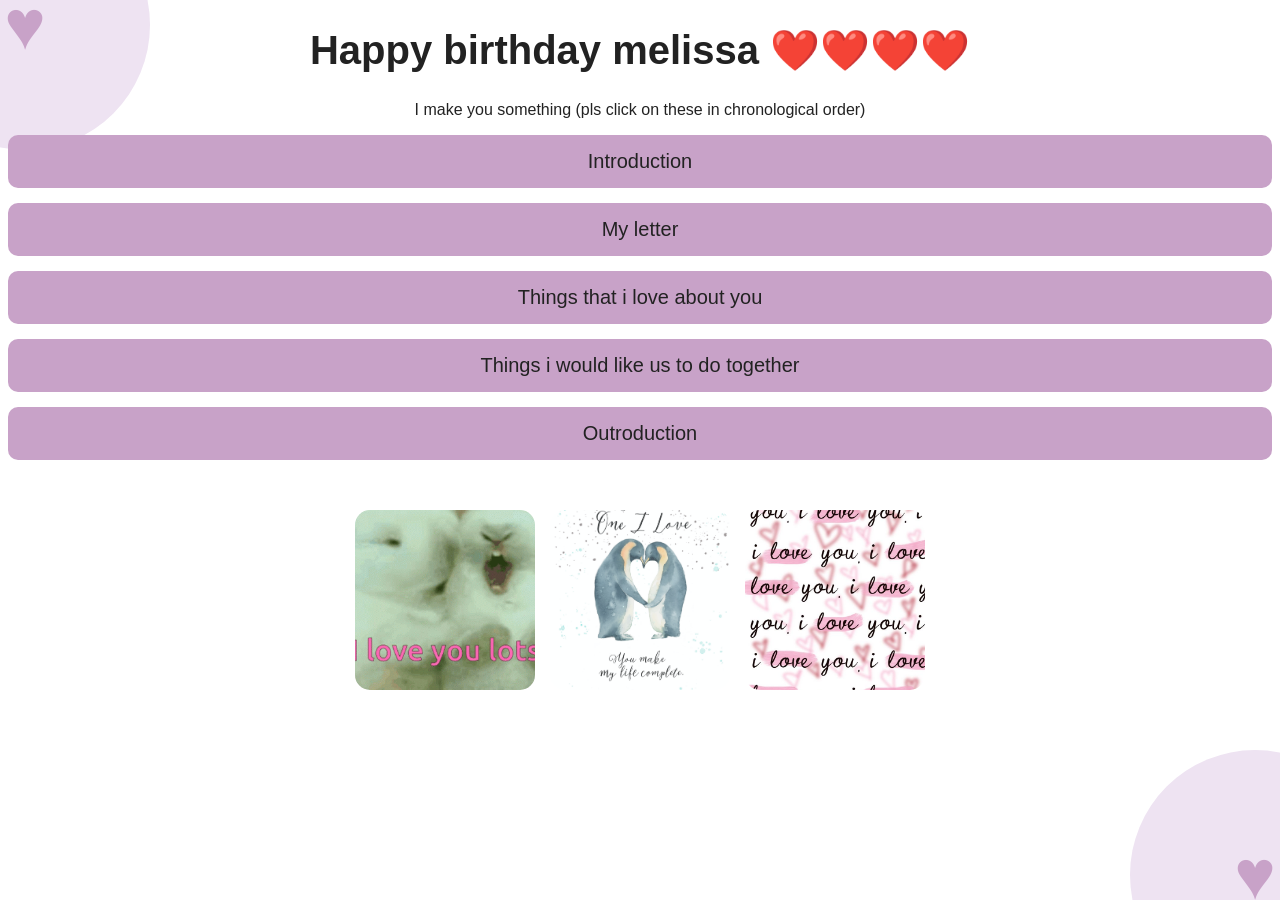
<file: index.html>
<!DOCTYPE html>
<html lang="en">
<head>
    <meta charset="utf-8">
    <meta name="viewport" content="width=device-width, initial-scale=1.0">
    <title>Happy Birthday</title>
    <link rel="stylesheet" href="design.css">
</head>

<body>

    <header></header>

    <main>
        <h1>Happy birthday melissa ❤️❤️❤️❤️</h1>

        <p>I make you something
           (pls click on these in chronological order)</p>

        <nav>
            <a href="intro.html">Introduction</a>
            <a href="love.html">My letter</a>
            <a href="awesomethings.html">Things that i love about you</a>
            <a href="future.html">Things i would like us to do together</a>
            <a href="final.html">Outroduction</a>
        </nav>


        <div class="photos">
    <img src="images/bunnies.gif" alt="">
    <img src="images/photo2.jpg" alt="">
    <img src="images/photo3.jpg" alt="">
</div>


    </main>

    <footer></footer>

</body>
</html>
</file>
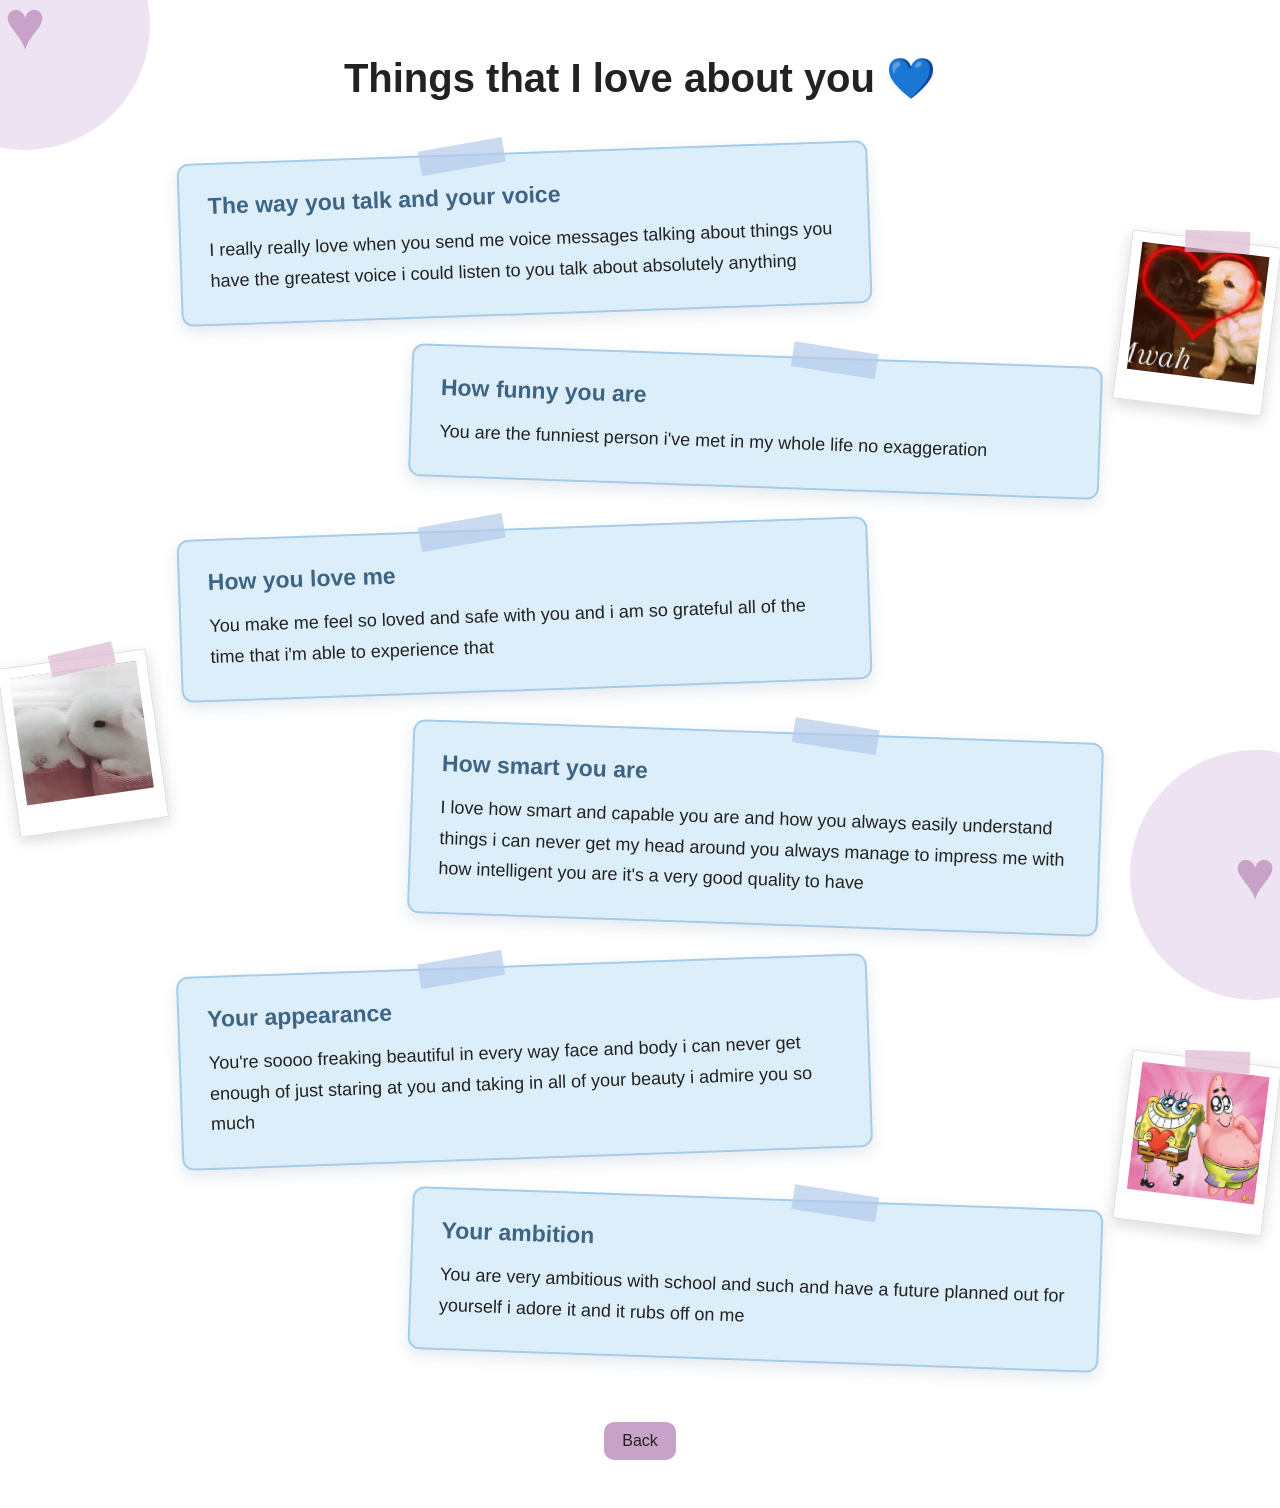
<file: awesomethings.html>
<!DOCTYPE html>
<html lang="en">
<head>
    <meta charset="utf-8">
    <meta name="viewport" content="width=device-width, initial-scale=1.0">
    <title>Things that I love about you</title>
    <link rel="stylesheet" href="design.css">
</head>

<body>

    <main class="ILY">
        <h1>Things that I love about you 💙</h1>

        <div class="card">
            <h2>The way you talk and your voice</h2>
            <p>
               I really really love when you send me voice messages talking about things you have the greatest voice i could listen to you talk about absolutely anything
            </p>
        </div>

        <div class="card">
            <h2>How funny you are</h2>
            <p>
               You are the funniest person i've met in my whole life no exaggeration
            </p>
        </div>

        <div class="card">
            <h2>How you love me</h2>
            <p>
                You make me feel so loved and safe with you and i am so grateful all of the time that i'm able to experience that
            </p>
        </div>

        <div class="card">
            <h2>How smart you are</h2>
            <p>
                I love how smart and capable you are and how you always easily understand things i can never get my head around you always manage to impress me with how intelligent you are it's a very good quality to have
            </p>
        </div>

        <div class="card">
            <h2>Your appearance</h2>
            <p>
                You're soooo freaking beautiful in every way face and body i can never get enough of just staring at you and taking in all of your beauty i admire you so much
            </p>
        </div>

        <div class="card">
            <h2>Your ambition</h2>
            <p>
                You are very ambitious with school and such and have a future planned out for yourself i adore it and it rubs off on me
            </p>
        </div>

        <div class="photo photo-right" style="top: 230px;">
    <img src="images/melissa1.jpg" alt="">
</div>

<div class="photo photo-left" style="top: 650px;">
    <img src="images/sweetbunnies.gif" alt="">
</div>

<div class="photo photo-right" style="top: 1050px;">
    <img src="images/sponboob.jpg" alt="">
</div>

        <a href="index.html">Back</a>
    </main>

</body>
</html>
</file>
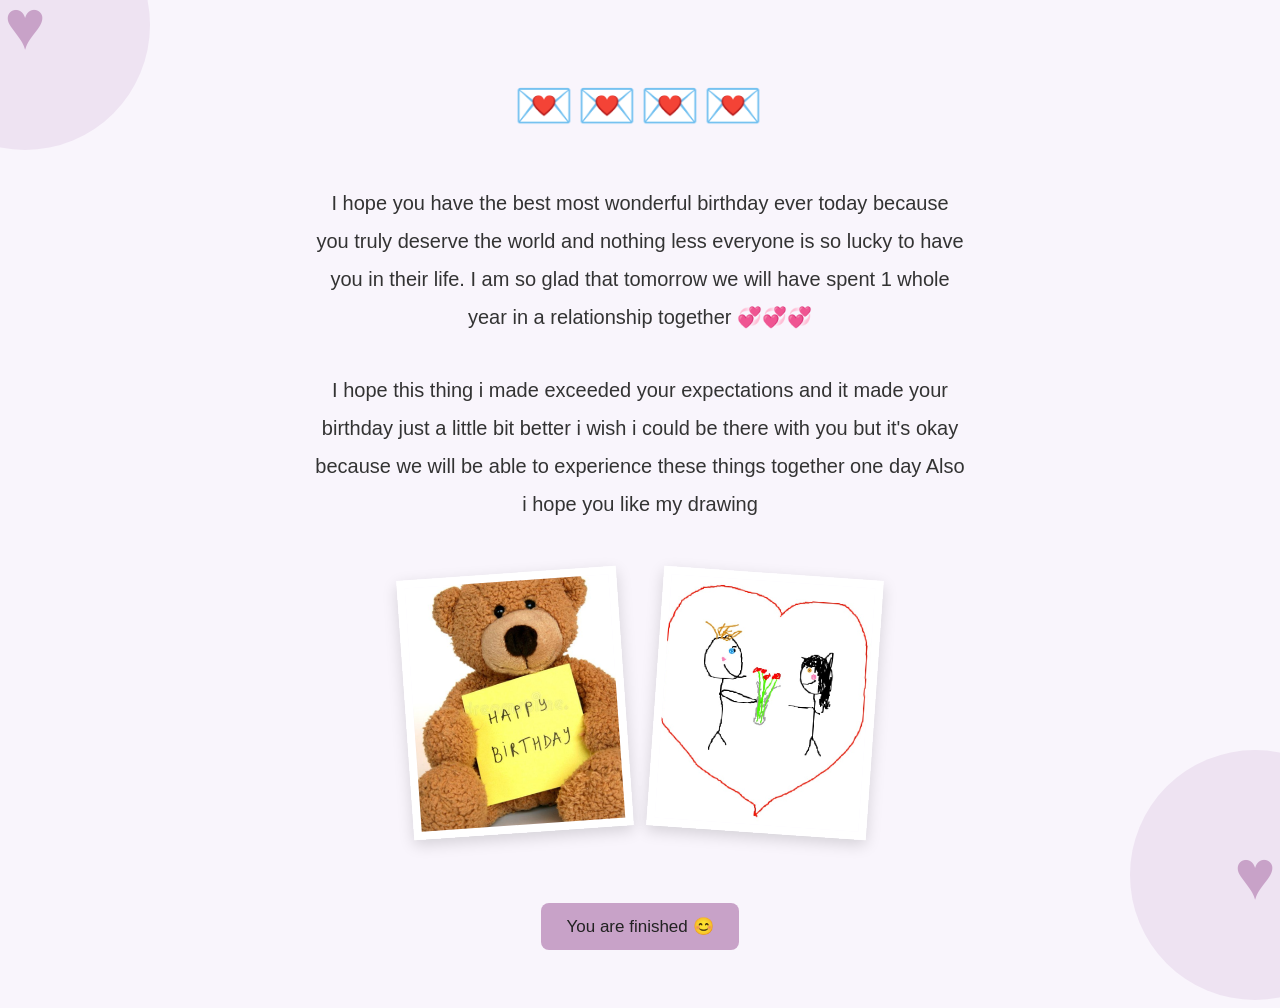
<file: final.html>
<!DOCTYPE html>
<html lang="en">
<head>
    <meta charset="utf-8">
    <meta name="viewport" content="width=device-width, initial-scale=1.0">
    <title>Outroduction</title>
    <link rel="stylesheet" href="design.css">
</head>

<body>

    <main class="final">
        <h1>💌💌💌💌</h1>

        <p>
            I hope you have the best most wonderful birthday ever today because you truly deserve the world and nothing less everyone is so lucky to have you in their life. I am so glad that tomorrow we will have spent 1 whole year in a relationship together 💞💞💞
        </p>

        <p>
            I hope this thing i made exceeded your expectations and it made your birthday just a little bit better i wish i could be there with you but it's okay because we will be able to experience these things together one day Also i hope you like my drawing
        </p>

        <div class="final-photos">
    <img src="images/final1.jpg" alt="">
    <img src="images/final2.jpg" alt="">
</div>

        <a href="index.html">You are finished 😊</a>
    </main>

</body>
</html>
</file>
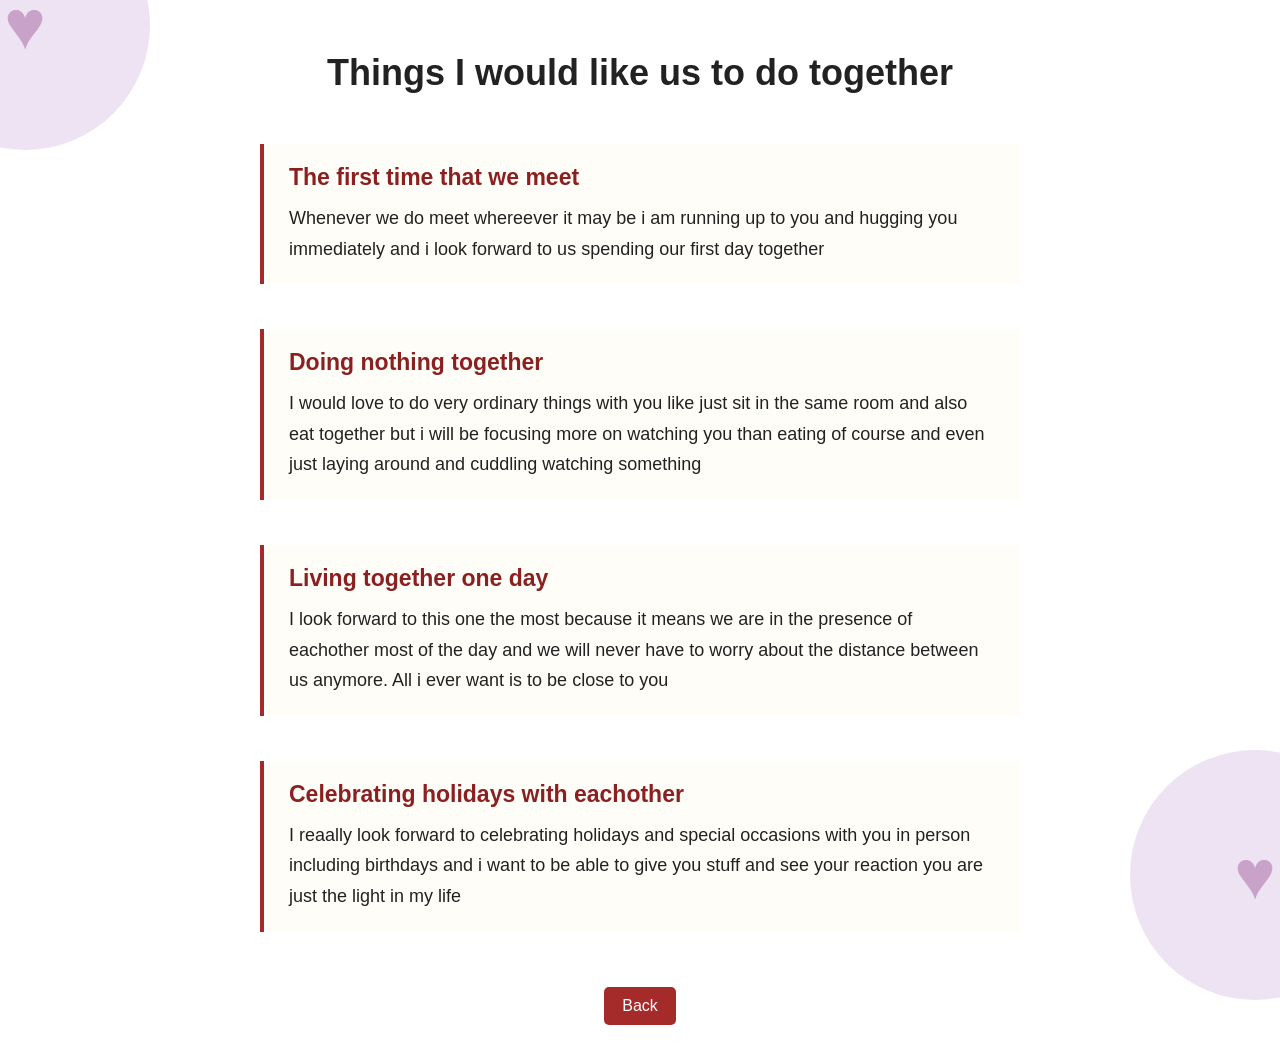
<file: future.html>
<!DOCTYPE html>
<html lang="en">
<head>
    <meta charset="utf-8">
    <meta name="viewport" content="width=device-width, initial-scale=1.0">
    <title>Things I would like us to do together</title>
    <link rel="stylesheet" href="design.css">
</head>

<body>

    <main class="future">
        <h1>Things I would like us to do together</h1>

        <div class="card2">
            <h2>The first time that we meet</h2>
            <p>Whenever we do meet whereever it may be i am running up to you and hugging you immediately and i look forward to us spending our first day together</p>
        </div>

        <div class="card2">
            <h2>Doing nothing together</h2>
            <p>I would love to do very ordinary things with you like just sit in the same room and also eat together but i will be focusing more on watching you than eating of course and even just laying around and cuddling watching something</p>
        </div>

        <div class="card2">
            <h2>Living together one day</h2>
            <p>I look forward to this one the most because it means we are in the presence of eachother most of the day and we will never have to worry about the distance between us anymore. All i ever want is to be close to you</p>
        </div>

        <div class="card2">
            <h2>Celebrating holidays with eachother</h2>
            <p>I reaally look forward to celebrating holidays and special occasions with you in person including birthdays and i want to be able to give you stuff and see your reaction you are just the light in my life</p>
        </div>

        <a href="index.html">Back</a>
    </main>

</body>
</html>
</file>
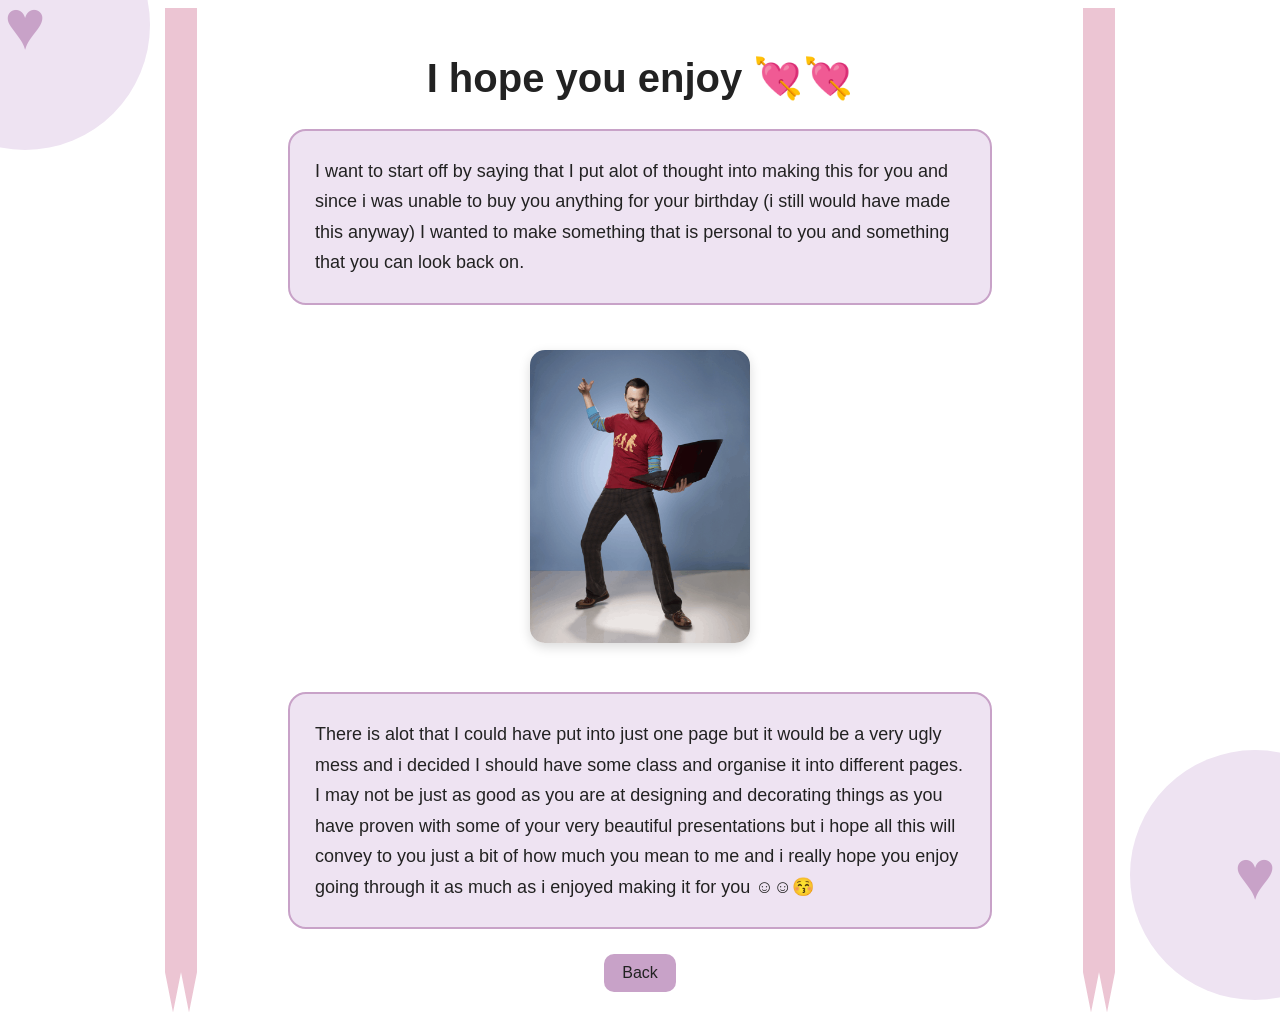
<file: intro.html>
<!DOCTYPE html>
<html lang="en">
<head>
    <meta charset="utf-8">
    <meta name="viewport" content="width=device-width, initial-scale=1.0">
    <title>Introduction</title>
    <link rel="stylesheet" href="design.css">
</head>

<body>

    <main class="intro">
        <h1>I hope you enjoy 💘💘</h1>

        <p class="intro-text">
          I want to start off by saying that I put alot of thought into making this for you and since i was unable to buy you anything for your birthday (i still would have made this anyway) I wanted to make something that is personal to you and something that you can look back on.
          </p>


          <img class="intro-gif" src="images/shedon.gif" alt="">


        <p class="intro-text">
          There is alot that I could have put into just one page but it would be a very ugly mess and i decided I should have some class and organise it into different pages. I may not be just as good as you are at designing and decorating things as you have proven with some of your very beautiful presentations but i hope all this will convey to you just a bit of how much you mean to me and i really hope you enjoy going through it as much as i enjoyed making it for you ☺️☺️😚
        </p>

        <a href="index.html">Back</a>
    </main>

</body>
</html>
</file>
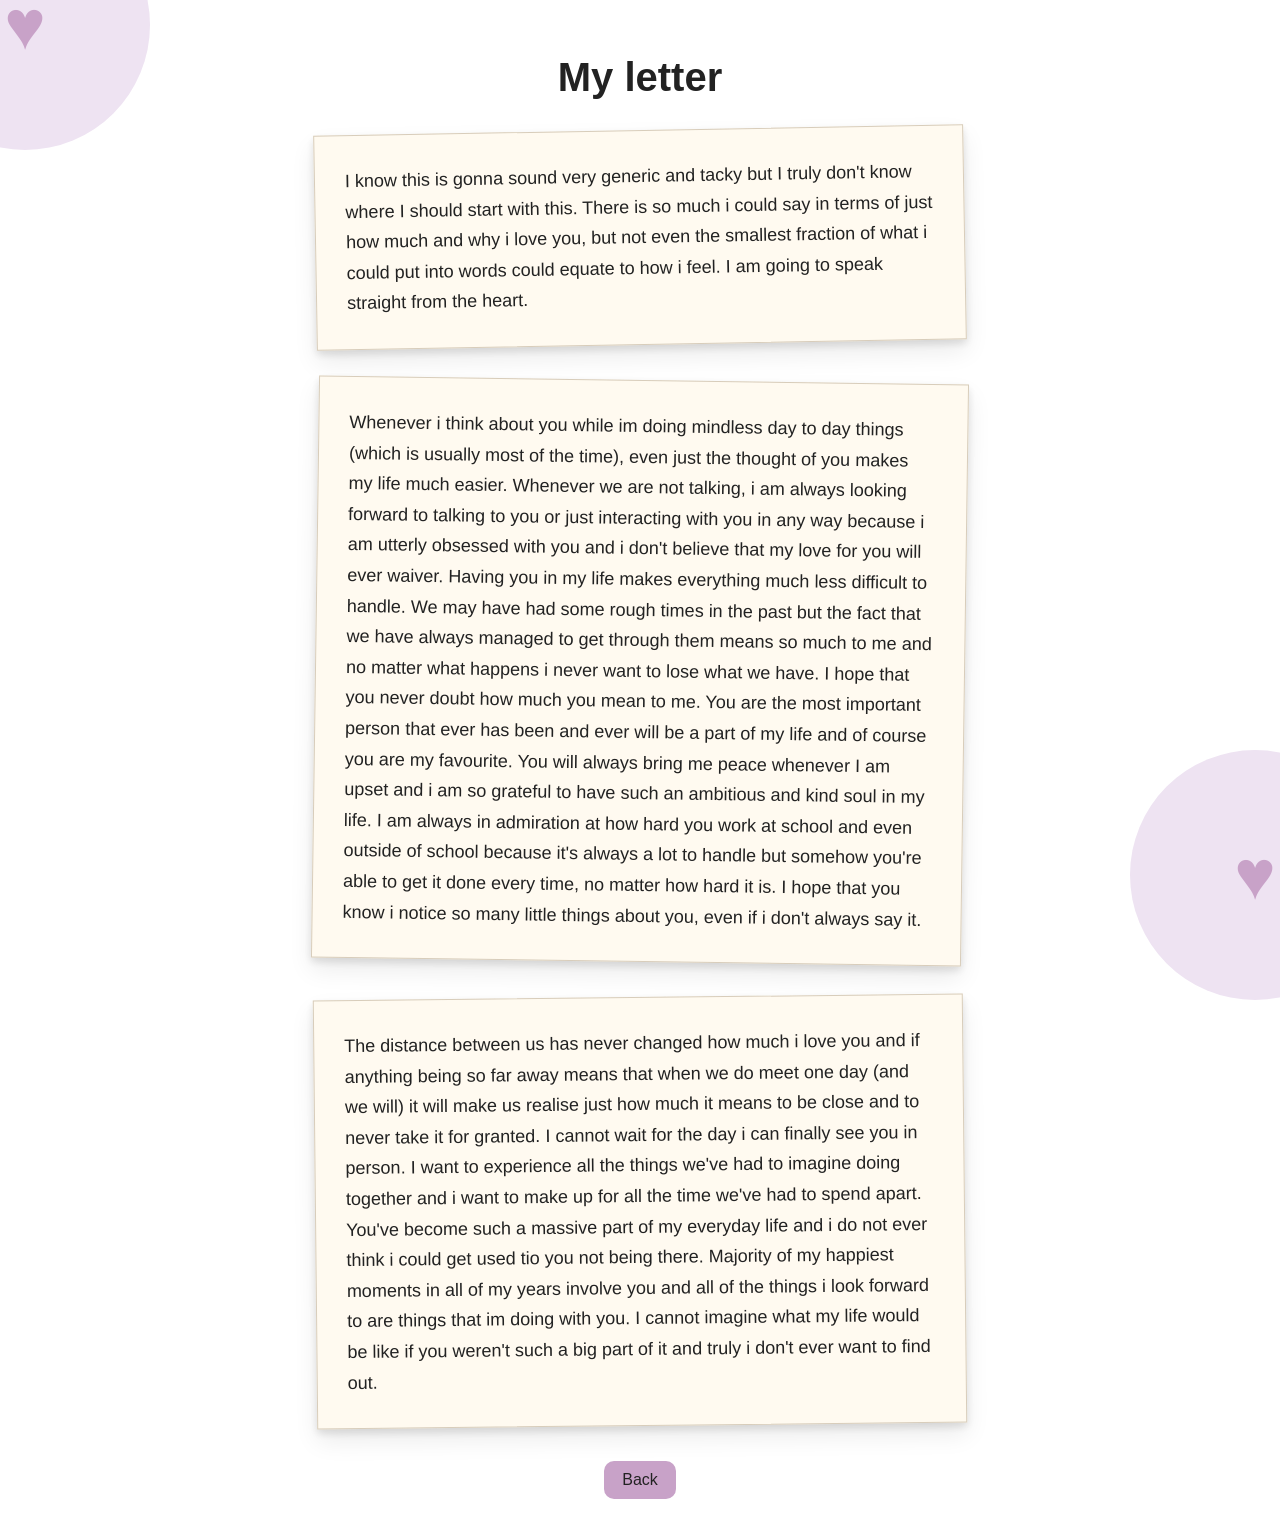
<file: love.html>
<!DOCTYPE html>
<html lang="en">
<head>
    <meta charset="utf-8">
    <meta name="viewport" content="width=device-width, initial-scale=1.0">
    <title>My letter</title>
    <link href="https://fonts.googleapis.com/css2?family=Caveat:wght@400;500;600&display=swap" rel="stylesheet">
    <link rel="stylesheet" href="design.css">
</head>

<body>

    <main class="letter">
        <h1>My letter</h1>

        <div class="letter-box">
            <p>
                I know this is gonna sound very generic and tacky but I truly don't know where I should start with this. There is so much i could say in terms of just how much and why i love you, but not even the smallest fraction of what i could put into words could equate to how i feel. I am going to speak straight from the heart.
            </p>

            <p>
               Whenever i think about you while im doing mindless day to day things (which is usually most of the time), even just the thought of you makes my life much easier. Whenever we are not talking, i am always looking forward to talking to you or just interacting with you in any way because i am utterly obsessed with you and i don't believe that my love for you will ever waiver. Having you in my life makes everything much less difficult to handle. We may have had some rough times in the past but the fact that we have always managed to get through them means so much to me and no matter what happens i never want to lose what we have. I hope that you never doubt how much you mean to me. You are the most important person that ever has been and ever will be a part of my life and of course you are my favourite. You will always bring me peace whenever I am upset and i am so grateful to have such an ambitious and kind soul in my life. I am always in admiration at how hard you work at school and even outside of school because it's always a lot to handle but somehow you're able to get it done every time, no matter how hard it is. I hope that you know i notice so many little things about you, even if i don't always say it.
            </p>

            <p>
                The distance between us has never changed how much i love you and if anything being so far away means that when we do meet one day (and we will) it will make us realise just how much it means to be close and to never take it for granted. I cannot wait for the day i can finally see you in person. I want to experience all the things we've had to imagine doing together and i want to make up for all the time we've had to spend apart. You've become such a massive part of my everyday life and i do not ever think i could get used tio you not being there. Majority of my happiest moments in all of my years involve you and all of the things i look forward to are things that im doing with you. I cannot imagine what my life would be like if you weren't such a big part of it and truly i don't ever want to find out.
            </p>
        </div>

        <a href="index.html">Back</a>
    </main>

</body>
</html>
</file>
<file: design.css>
body {
    background: white;
    color: #222;
    font-family: Arial, sans-serif;
    text-align: center;
}

h1 {
    font-size: 40px;
}

nav {
    display: flex;
    flex-direction: column;
    gap: 15px;
}

nav a {
    display: block;
    padding: 15px 20px;
    background: #c8a2c8;
    color: #222;
    text-decoration: none;
    border-radius: 10px;
    font-size: 20px;
    cursor: pointer;
}

nav a:hover {
    background: #b88bb8;
}

nav a:active {
    transform: scale(0.97);
}

body {
    position: relative;
    overflow-x: hidden;
}

body::before,
body::after {
    content: "♥";
    position: fixed;
    width: 250px;
    height: 250px;
    background: #eee3f2;
    border-radius: 50%;
    z-index: -1;
    color: #c8a2c8;
    font-size: 70px;
    display: flex;
    align-items: center;
    justify-content: center;
}

body::before {
    top: -100px;
    left: -100px;
}

body::after {
    bottom: -100px;
    right: -100px;
}

.photos {
    display: flex;
    justify-content: center;
    gap: 15px;
    margin-top: 50px;
    flex-wrap: wrap;
}

.photos img {
    width: 180px;
    height: 180px;
    object-fit: cover;
    border-radius: 15px;
}

.intro {
    max-width: 800px;
    margin: 0 auto;
    padding: 20px;
}

.intro-text {
    background: #eee3f2;
    border: 2px solid #c8a2c8;
    border-radius: 18px;
    padding: 25px;
    margin: 25px auto;
    max-width: 650px;
    font-size: 18px;
    line-height: 1.7;
    text-align: left;
}

.intro-gif {
    width: 220px;
    max-width: 80%;
    margin: 20px auto;
    border-radius: 15px;
    box-shadow: 0 4px 12px rgba(0, 0, 0, 0.15);
}

.intro a {
    display: inline-block;
    padding: 10px 18px;
    background: #c8a2c8;
    color: #222;
    text-decoration: none;
    border-radius: 10px;
    font-size: 16px;
    cursor: pointer;
}

.intro a:hover {
    background: #b88bb8;
}

.intro a:active {
    transform: scale(0.97);
}

.intro {
    position: relative;
}

.intro::before,
.intro::after {
    content: "";
    position: absolute;
    top: 0;
    width: 32px;
    height: 100%;
    background: #e8b7c8;
    opacity: 0.8;
    clip-path: polygon(
        0 0,
        100% 0,
        100% 96%,
        75% 100%,
        50% 96%,
        25% 100%,
        0 96%
    );
}

.intro::before {
    left: -55px;
}

.intro::after {
    right: -55px;
}

.letter {
    max-width: 800px;
    margin: 0 auto;
    padding: 20px;
}

.letter-box {
    max-width: 650px;
    margin: 30px auto;
}

.letter-box p {
    background: #fffaf0;
    border: 1px solid #d8cdbb;
    padding: 30px;
    margin: 0 0 35px;
    font-size: 18px;
    line-height: 1.7;
    text-align: left;
    box-shadow:
    0 4px 8px rgba(0, 0, 0, 0.12),
    0 12px 25px rgba(0, 0, 0, 0.08);
    position: relative;
}

.letter-box p:nth-child(1) {
    transform: rotate(-1deg);
}

.letter-box p:nth-child(2) {
    transform: rotate(0.8deg);
}

.letter-box p:nth-child(3) {
    transform: rotate(-0.6deg);
}

.letter a {
    display: inline-block;
    padding: 10px 18px;
    background: #c8a2c8;
    color: #222;
    text-decoration: none;
    border-radius: 10px;
    font-size: 16px;
}

.letter a:hover {
    background: #b88bb8;
}

.letter a:active {
    transform: scale(0.97);
}

.ILY {
    max-width: 1000px;
    margin: 0 auto;
    padding: 20px;
    box-sizing: border-box;
}

.ILY h1 {
    font-size: clamp(26px, 5vw, 40px);
    margin-bottom: 50px;
}

.ILY .card {
    width: 72%;
    box-sizing: border-box;
    background: #dceefa;
    border: 2px solid #a7cce8;
    border-radius: 12px;
    padding: 28px;
    margin-bottom: 40px;
    text-align: left;
    box-shadow: 0 6px 15px rgba(65, 110, 150, 0.15);
}

.ILY .card:nth-of-type(odd) {
    margin-left: 2%;
    margin-right: auto;
    transform: rotate(-2deg);
}

.ILY .card:nth-of-type(even) {
    margin-left: auto;
    margin-right: 2%;
    transform: rotate(2deg);
}

.ILY .card h2 {
    color: #3e6484;
    font-size: 23px;
    margin: 0 0 15px;
}

.ILY .card p {
    font-size: 18px;
    line-height: 1.7;
    margin: 0;
    overflow-wrap: break-word;
}

.ILY a {
    display: inline-block;
    padding: 10px 18px;
    margin: 20px auto;
    background: #c8a2c8;
    color: #222;
    text-decoration: none;
    border-radius: 10px;
    font-size: 16px;
}

.ILY a:hover {
    background: #b88bb8;
}

.ILY a:active {
    transform: scale(0.97);
}

@media (max-width: 600px) {
    .ILY {
        padding: 15px;
    }

    .ILY h1 {
        margin-bottom: 35px;
    }

    .ILY .card {
        width: 92%;
        padding: 20px;
        margin-bottom: 30px;
    }

    .ILY .card h2 {
        font-size: 21px;
    }

    .ILY .card p {
        font-size: 16px;
        line-height: 1.6;
    }

    .ILY .card:nth-of-type(odd) {
        margin-left: 0;
        transform: rotate(-1deg);
    }

    .ILY .card:nth-of-type(even) {
        margin-left: auto;
        margin-right: 0;
        transform: rotate(1deg);
    }
}

.ILY .card {
    position: relative;
}

.ILY .card::before {
    content: "";
    position: absolute;
    top: -12px;
    left: 35%;
    width: 85px;
    height: 25px;
    background: rgba(180, 202, 235, 0.7);
    transform: rotate(-8deg);
    z-index: 2;
}

.ILY .card:nth-of-type(even)::before {
    left: 55%;
    transform: rotate(7deg);
}

.ILY .photo {
    width: 170px;
    padding: 10px 10px 30px;
    background: white;
    border: 1px solid #ddd;
    box-shadow: 0 5px 15px rgba(0, 0, 0, 0.15);
    box-sizing: border-box;
    position: relative;
}

.ILY .photo img {
    display: block;
    width: 100%;
    aspect-ratio: 1 / 1;
    object-fit: cover;
    background: #e5e5e5;
}

.ILY .photo::before {
    content: "";
    position: absolute;
    top: -10px;
    left: 35%;
    width: 65px;
    height: 22px;
    background: rgba(220, 185, 210, 0.7);
    transform: rotate(-5deg);
    z-index: 2;
}

.ILY

.ILY {
    position: relative;
}

.ILY .photo {
    position: absolute;
    width: 150px;
    padding: 10px 10px 30px;
    background: white;
    border: 1px solid #ddd;
    box-shadow: 0 5px 15px rgba(0, 0, 0, 0.15);
    box-sizing: border-box;
    z-index: 1;
}

.ILY .photo img {
    display: block;
    width: 100%;
    aspect-ratio: 1 / 1;
    object-fit: cover;
    background: #e5e5e5;
}

.ILY .photo::before {
    content: "";
    position: absolute;
    top: -10px;
    left: 35%;
    width: 65px;
    height: 22px;
    background: rgba(220, 185, 210, 0.7);
    transform: rotate(-5deg);
}

.ILY .photo-left {
    left: 0;
    transform: rotate(-8deg);
}

.ILY .photo-right {
    right: 0;
    transform: rotate(7deg);
}

.ILY .photo:nth-of-type(7) {
    top: 230px;
}

.ILY .photo:nth-of-type(8) {
    top: 650px;
}

.ILY .photo:nth-of-type(9) {
    top: 1050px;
}

@media (max-width: 600px) {
    .ILY .photo {
        width: 75px;
        padding: 5px 5px 15px;
    }

    .ILY .photo-left {
        left: 0;
    }

    .ILY .photo-right {
        right: 0;
    }
}

.future {
    max-width: 800px;
    margin: 0 auto;
    padding: 20px;
    box-sizing: border-box;
}

.future h1 {
    font-size: 36px;
    margin-bottom: 50px;
}

.future .card2 {
    background: #fffdf8;
    border-left: 4px solid #a52a2a;
    padding: 20px 25px;
    margin-bottom: 45px;
    text-align: left;
}

.future .card2 h2 {
    color: #8b2020;
    font-size: 23px;
    margin: 0 0 12px;
}

.future .card2 p {
    color: #222;
    font-size: 18px;
    line-height: 1.7;
    margin: 0;
    overflow-wrap: break-word;
}

.future a {
    display: inline-block;
    padding: 10px 18px;
    background: #a52a2a;
    color: white;
    text-decoration: none;
    border-radius: 5px;
    margin-top: 10px;
}

.future a:hover {
    background: #821d1d;
}

@media (max-width: 600px) {
    .future {
        padding: 15px;
    }

    .future h1 {
        font-size: 28px;
        margin-bottom: 35px;
    }

    .future .card2 {
        padding: 15px 18px;
        margin-bottom: 30px;
    }

    .future .card2 h2 {
        font-size: 21px;
    }

    .future .card2 p {
        font-size: 16px;
    }
}

body:has(.final) {
    background: #f9f5fc;
}

.final {
    width: 100%;
    max-width: 850px;
    margin: 0 auto;
    padding: 70px 25px 50px;
    box-sizing: border-box;
    text-align: center;
}

.final h1 {
    font-size: 48px;
    margin: 0 0 50px;
    color: #9670a5;
    letter-spacing: 3px;
}

.final p {
    max-width: 650px;
    margin: 0 auto 35px;
    font-size: 20px;
    line-height: 1.9;
    color: #333;
}

.final p:last-of-type {
    margin-bottom: 50px;
}

.final-photos {
    display: flex;
    justify-content: center;
    align-items: center;
    gap: 30px;
    margin: 45px auto 55px;
    flex-wrap: wrap;
}

.final-photos img {
    width: 220px;
    height: 260px;
    object-fit: cover;
    border: 8px solid white;
    box-shadow: 0 5px 15px rgba(0, 0, 0, 0.15);
    box-sizing: border-box;
}

.final-photos img:first-child {
    transform: rotate(-4deg);
}

.final-photos img:last-child {
    transform: rotate(4deg);
}

.final a {
    display: inline-block;
    padding: 13px 25px;
    background: #c8a2c8;
    color: #222;
    text-decoration: none;
    border-radius: 8px;
    font-size: 17px;
    margin-top: 15px;
}

.final a:hover {
    background: #b88bb8;
}

.final a:active {
    transform: scale(0.97);
}

@media (max-width: 600px) {
    .final {
        padding: 45px 18px 35px;
    }

    @media (max-width: 600px) {
    .ILY .photo {
        position: static;
        width: 135px;
        margin: 25px auto;
    }

    .ILY .photo-left {
        transform: rotate(-5deg);
    }

    .ILY .photo-right {
        transform: rotate(5deg);
    }
}
    .final h1 {
        font-size: 34
</file>
